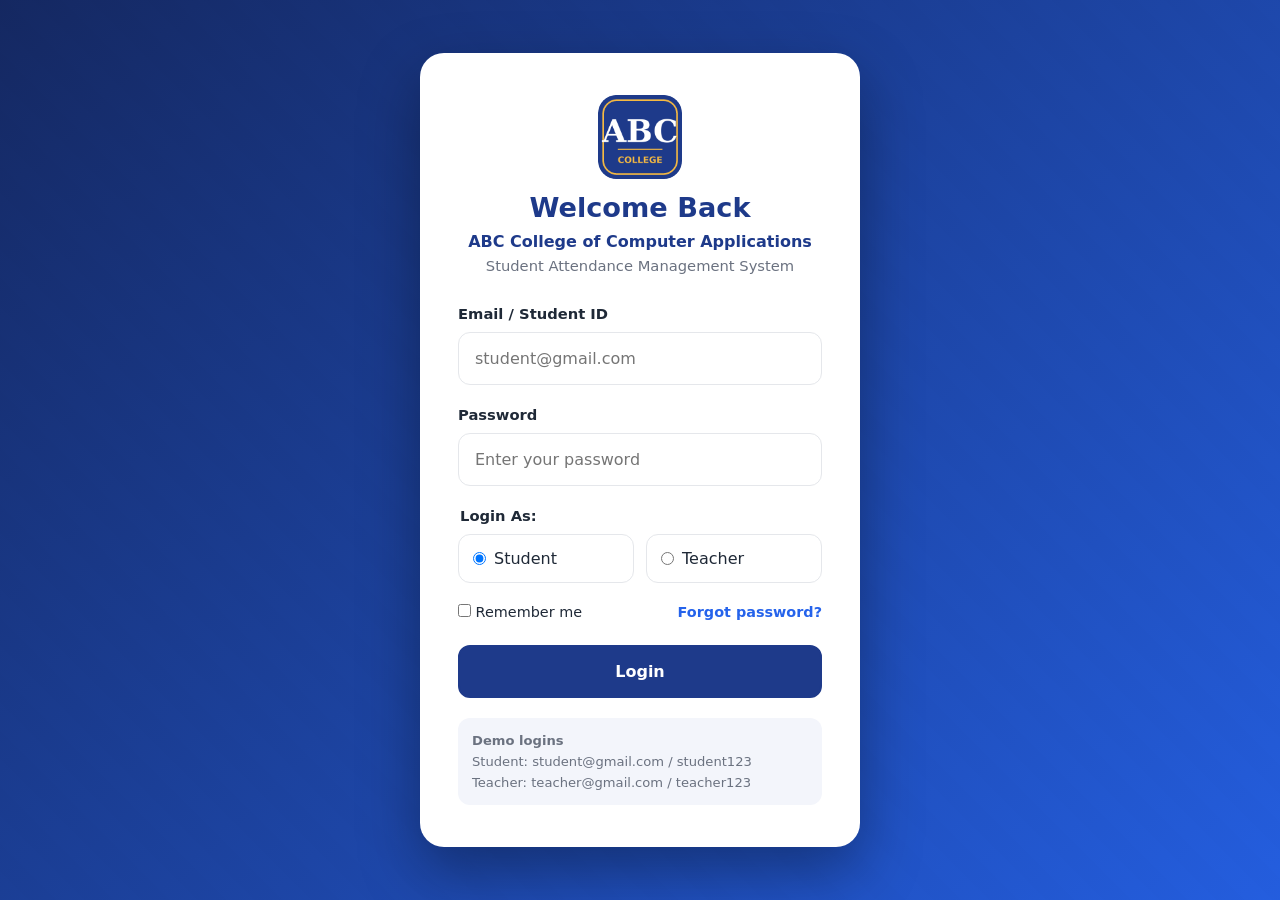
<file: index.html>
<!DOCTYPE html>
<html lang="en"><head><meta charset="UTF-8"><meta name="viewport" content="width=device-width, initial-scale=1.0">
<title>Login | ABC College of Computer Applications</title><link rel="icon" href="assets/logo.png"><link rel="stylesheet" href="style.css"></head>
<body data-page="login" data-access="public">
<main class="login-page"><section class="login-card" aria-labelledby="loginTitle">
<img class="logo" src="assets/logo.png" alt="ABC College of Computer Applications logo (replace assets/logo.png)">
<h1 id="loginTitle">Welcome Back</h1><p class="college">ABC College of Computer Applications</p><p class="sys">Student Attendance Management System</p>
<div id="loginMessage" class="message hidden" role="alert"></div>
<form id="loginForm" novalidate style="margin-top:18px">
<div class="field"><label for="loginId">Email / Student ID</label><input id="loginId" type="text" placeholder="student@gmail.com" autocomplete="username"></div>
<div class="field"><label for="loginPassword">Password</label><input id="loginPassword" type="password" placeholder="Enter your password" autocomplete="current-password"></div>
<fieldset class="role"><legend>Login As:</legend><div class="role-options">
<label><input type="radio" name="role" value="student" checked> Student</label><label><input type="radio" name="role" value="teacher"> Teacher</label></div></fieldset>
<div class="row"><label><input type="checkbox" id="rememberMe"> Remember me</label><a href="#" id="forgotPassword">Forgot password?</a></div>
<button class="btn" type="submit">Login</button></form>
<div class="demo"><strong>Demo logins</strong><br>Student: student@gmail.com / student123<br>Teacher: teacher@gmail.com / teacher123</div>
</section></main>
<script src="script.js"></script></body></html>
</file>
<file: style.css>
/* ===== DESIGN TOKENS ===== */
:root{--navy:#1e3a8a;--navy-dark:#14275f;--blue:#2563eb;--gold:#f5b942;--bg:#f3f5fb;--card:#fff;--text:#1f2937;--muted:#6b7280;--border:#e5e7eb;--green:#15803d;--green-bg:#dcfce7;--red:#b91c1c;--red-bg:#fee2e2;--orange:#c2410c;--orange-bg:#ffedd5;--shadow:0 4px 18px rgba(30,58,138,.08);--shadow-lg:0 12px 30px rgba(30,58,138,.16);--radius:16px;--font:'Segoe UI',system-ui,-apple-system,Roboto,Arial,sans-serif}
*{box-sizing:border-box;margin:0}
body{font-family:var(--font);background:var(--bg);color:var(--text);line-height:1.6;min-height:100vh;display:flex;flex-direction:column;animation:fadeIn .6s ease}
body[data-auth="pending"]{visibility:hidden}
main{flex:1;width:min(1180px,92%);margin:32px auto}
img{max-width:100%}a{color:inherit;text-decoration:none}
h1,h2,h3{color:var(--navy);line-height:1.25}h2{font-size:1.4rem;margin-bottom:16px}
:focus-visible{outline:3px solid var(--gold);outline-offset:2px}
.hidden{display:none!important}
@keyframes fadeIn{from{opacity:0}to{opacity:1}}
@keyframes rise{from{opacity:0;transform:translateY(22px)}to{opacity:1;transform:none}}
@keyframes pop{from{opacity:0;transform:scale(.92)}to{opacity:1;transform:none}}
/* ===== NAVBAR ===== */
.site-header{background:var(--navy);color:#fff;position:sticky;top:0;z-index:50;box-shadow:0 2px 12px rgba(0,0,0,.2)}
.nav-wrap{width:min(1180px,94%);margin:auto;display:flex;align-items:center;justify-content:space-between;min-height:70px}
.brand{display:flex;align-items:center;gap:12px;font-weight:700;line-height:1.2;font-size:.98rem}
.brand img{width:44px;height:44px;border-radius:10px}
#navLinks{list-style:none;padding:0;display:flex;align-items:center;gap:6px}
#navLinks a,#navLinks button{color:#dbe4ff;padding:9px 16px;border-radius:999px;font:inherit;font-weight:500;background:none;border:0;cursor:pointer;transition:.25s;display:inline-block}
#navLinks a:hover,#navLinks button:hover{background:rgba(255,255,255,.14);color:#fff}
#navLinks a.active{background:var(--gold);color:var(--navy-dark);font-weight:700}
#navLinks .logout-btn{border:1px solid rgba(255,255,255,.4)}
.menu-toggle{display:none;background:none;border:0;cursor:pointer;padding:8px;flex-direction:column;gap:5px}
.menu-toggle span{width:26px;height:3px;background:#fff;border-radius:3px;transition:.3s}
.menu-toggle.open span:nth-child(1){transform:translateY(8px) rotate(45deg)}
.menu-toggle.open span:nth-child(2){opacity:0}
.menu-toggle.open span:nth-child(3){transform:translateY(-8px) rotate(-45deg)}
/* ===== BUTTONS ===== */
.btn{display:inline-block;padding:12px 26px;border-radius:12px;border:2px solid var(--navy);background:var(--navy);color:#fff;font:inherit;font-weight:600;cursor:pointer;transition:transform .25s,box-shadow .25s,background .25s}
.btn:hover{transform:translateY(-3px);box-shadow:var(--shadow-lg);background:var(--blue);border-color:var(--blue)}
.btn.outline{background:transparent;color:var(--navy)}.btn.outline:hover{background:var(--navy);color:#fff;border-color:var(--navy)}
.btn.small{padding:7px 16px;font-size:.88rem;border-radius:9px}
.btn-row{display:flex;gap:14px;flex-wrap:wrap;margin-top:22px}
/* ===== HERO / WELCOME ===== */
.hero{background:linear-gradient(135deg,var(--navy),var(--blue));color:#fff;border-radius:22px;padding:42px;display:flex;align-items:center;gap:28px;box-shadow:var(--shadow-lg);animation:rise .7s both}
.hero img{width:92px;height:92px;border-radius:20px;background:#fff;padding:4px}
.hero h1{color:#fff;font-size:clamp(1.6rem,3.5vw,2.5rem);animation:rise .9s .15s both}
.hero p{color:#dbe4ff;margin-top:6px}.hero .college{font-weight:600;color:var(--gold);letter-spacing:.3px}
.page-head{margin-bottom:24px;animation:rise .6s both}.page-head p{color:var(--muted)}
/* ===== CARDS ===== */
.section{margin-top:34px}
.stat-grid{display:grid;grid-template-columns:repeat(auto-fit,minmax(210px,1fr));gap:20px;margin-top:28px}
.stat-card,.panel,.info-card{background:var(--card);border-radius:var(--radius);box-shadow:var(--shadow);border:1px solid var(--border);animation:rise .7s both;transition:transform .3s,box-shadow .3s}
.stat-card{padding:24px;border-top:5px solid var(--navy)}
.stat-card:hover,.info-card:hover{transform:translateY(-6px);box-shadow:var(--shadow-lg)}
.stat-card:nth-child(2){border-top-color:#16a34a;animation-delay:.1s}.stat-card:nth-child(3){border-top-color:#dc2626;animation-delay:.2s}.stat-card:nth-child(4){border-top-color:var(--gold);animation-delay:.3s}
.stat-card span{color:var(--muted);font-size:.92rem;font-weight:500}.stat-card strong{display:block;font-size:2.3rem;color:var(--navy);line-height:1.2;margin-top:4px}
.panel{padding:26px}
.info-grid{display:grid;grid-template-columns:repeat(auto-fit,minmax(260px,1fr));gap:20px}
.info-card{padding:26px}.info-card .ic{font-size:2rem}.info-card h3{margin:8px 0}.info-card p,.info-card li{color:var(--muted)}.info-card ul{padding-left:20px}
.student-info{display:grid;grid-template-columns:repeat(auto-fit,minmax(170px,1fr));gap:16px}
.student-info div{background:var(--bg);padding:14px 18px;border-radius:12px}
.student-info dt{font-size:.8rem;color:var(--muted);text-transform:uppercase;letter-spacing:.5px}.student-info dd{margin:0;font-weight:700;color:var(--navy);font-size:1.1rem}
/* ===== MESSAGE / PROGRESS ===== */
.message{padding:16px 22px;border-radius:14px;font-weight:600;margin-top:22px;border-left:6px solid;animation:pop .5s both}
.message.success{background:var(--green-bg);color:var(--green);border-color:var(--green)}
.message.warning{background:var(--orange-bg);color:var(--orange);border-color:#ea580c}
.message.error{background:var(--red-bg);color:var(--red);border-color:var(--red)}
.progress{height:22px;background:#e5e7eb;border-radius:999px;overflow:hidden;margin-top:10px}
.progress-bar{height:100%;width:0;border-radius:999px;background:var(--green);transition:width 1.4s cubic-bezier(.2,.8,.2,1)}
.progress-bar.low{background:linear-gradient(90deg,#dc2626,#ea580c)}
.progress-label{display:flex;justify-content:space-between;font-weight:600;color:var(--navy)}
.mini{display:inline-block;width:90px;height:8px;background:#e5e7eb;border-radius:8px;overflow:hidden;vertical-align:middle;margin-right:8px}
.mini i{display:block;height:100%;background:var(--green)}.mini i.low{background:#dc2626}
/* ===== TABLES / BADGES ===== */
.table-wrap{overflow-x:auto;border-radius:14px;border:1px solid var(--border);background:#fff}
table{width:100%;border-collapse:collapse;min-width:640px}
th{background:var(--navy);color:#fff;text-align:left;padding:13px 16px;font-size:.88rem;white-space:nowrap}
td{padding:12px 16px;border-top:1px solid var(--border);white-space:nowrap}
tbody tr{transition:background .2s}tbody tr:hover{background:#eef2ff}
.badge{display:inline-block;padding:4px 14px;border-radius:999px;font-size:.78rem;font-weight:700;letter-spacing:.5px}
.badge.present,.badge.good{background:var(--green-bg);color:var(--green)}
.badge.absent,.badge.low{background:var(--red-bg);color:var(--red)}
/* ===== TEACHER CONTROLS ===== */
.controls{display:flex;gap:14px;flex-wrap:wrap;margin-bottom:18px}
.controls input,.controls select{padding:12px 18px;border-radius:12px;border:1px solid var(--border);font:inherit;background:#fff}
.controls input{flex:1;min-width:230px}
.controls input:focus,.controls select:focus,.field input:focus{border-color:var(--blue);outline:2px solid rgba(37,99,235,.3)}
.count{color:var(--muted);margin-bottom:10px}
/* ===== MODAL ===== */
.modal{position:fixed;inset:0;background:rgba(15,23,42,.6);display:none;align-items:center;justify-content:center;padding:18px;z-index:100}
.modal.open{display:flex;animation:fadeIn .25s}
.modal-box{background:#fff;border-radius:20px;padding:30px;width:min(680px,100%);max-height:90vh;overflow-y:auto;animation:pop .3s both}
.modal-box .table-wrap{margin:14px 0 20px}.modal-box table{min-width:0}
/* ===== LOGIN ===== */
.login-page{min-height:100vh;display:flex;align-items:center;justify-content:center;padding:24px;background:linear-gradient(135deg,rgba(20,39,95,.94),rgba(37,99,235,.88)),repeating-linear-gradient(45deg,#1e3a8a 0 20px,#1b3480 20px 40px)}
.login-card{background:#fff;border-radius:24px;padding:42px 38px;width:min(440px,100%);box-shadow:0 24px 60px rgba(0,0,0,.35);animation:rise .8s both}
.login-card .logo{display:block;width:84px;height:84px;margin:0 auto 12px;border-radius:18px}
.login-card h1{text-align:center;font-size:1.7rem}.login-card .college{text-align:center;color:var(--navy);font-weight:600;margin-top:4px}.login-card .sys{text-align:center;color:var(--muted);font-size:.92rem;margin-bottom:24px}
.field{margin-bottom:18px;display:flex;flex-direction:column;gap:6px}.field label,.role legend{font-weight:600;font-size:.92rem}
.field input{padding:13px 16px;border-radius:12px;border:1px solid var(--border);font:inherit}
.role{border:0;padding:0;margin-bottom:18px}.role-options{display:flex;gap:12px;margin-top:6px}
.role label{flex:1;display:flex;align-items:center;gap:8px;padding:11px 14px;border:1px solid var(--border);border-radius:12px;cursor:pointer;transition:.2s}
.role label:hover{border-color:var(--blue);background:#eef2ff}
.row{display:flex;justify-content:space-between;align-items:center;margin-bottom:20px;font-size:.9rem;flex-wrap:wrap;gap:8px}.row a{color:var(--blue);font-weight:600}
.login-card .btn{width:100%}
.demo{margin-top:20px;padding:12px 14px;background:var(--bg);border-radius:12px;font-size:.82rem;color:var(--muted)}
/* ===== FOOTER ===== */
.site-footer{background:var(--navy-dark);color:#cbd5e1;padding:44px 0 20px;margin-top:50px}
.foot-grid{width:min(1180px,92%);margin:auto;display:grid;grid-template-columns:1.5fr 1fr 1.3fr auto;gap:30px}
.site-footer h3{color:#fff;font-size:1rem;margin-bottom:10px}.site-footer a:hover{color:var(--gold)}.site-footer li{list-style:none;margin-bottom:6px}.site-footer ul{padding:0}
.site-footer .btn{background:var(--gold);color:var(--navy-dark);border-color:var(--gold)}
.copy{text-align:center;margin-top:30px;padding-top:18px;border-top:1px solid rgba(255,255,255,.12);font-size:.88rem}
/* ===== RESPONSIVE ===== */
@media(max-width:900px){.foot-grid{grid-template-columns:1fr 1fr}}
@media(max-width:820px){
.menu-toggle{display:flex}
#mainNav{position:absolute;top:100%;left:0;right:0;background:var(--navy-dark);max-height:0;overflow:hidden;transition:max-height .35s}
#mainNav.open{max-height:420px}
#navLinks{flex-direction:column;align-items:stretch;padding:12px 4%;gap:4px}
.hero{flex-direction:column;text-align:center;padding:30px 22px}}
@media(max-width:560px){.foot-grid{grid-template-columns:1fr}.login-card{padding:32px 22px}.role-options{flex-direction:column}}
@media(prefers-reduced-motion:reduce){*{animation:none!important;transition:none!important}}
main.login-page{width:100%;margin:0}
</file>
